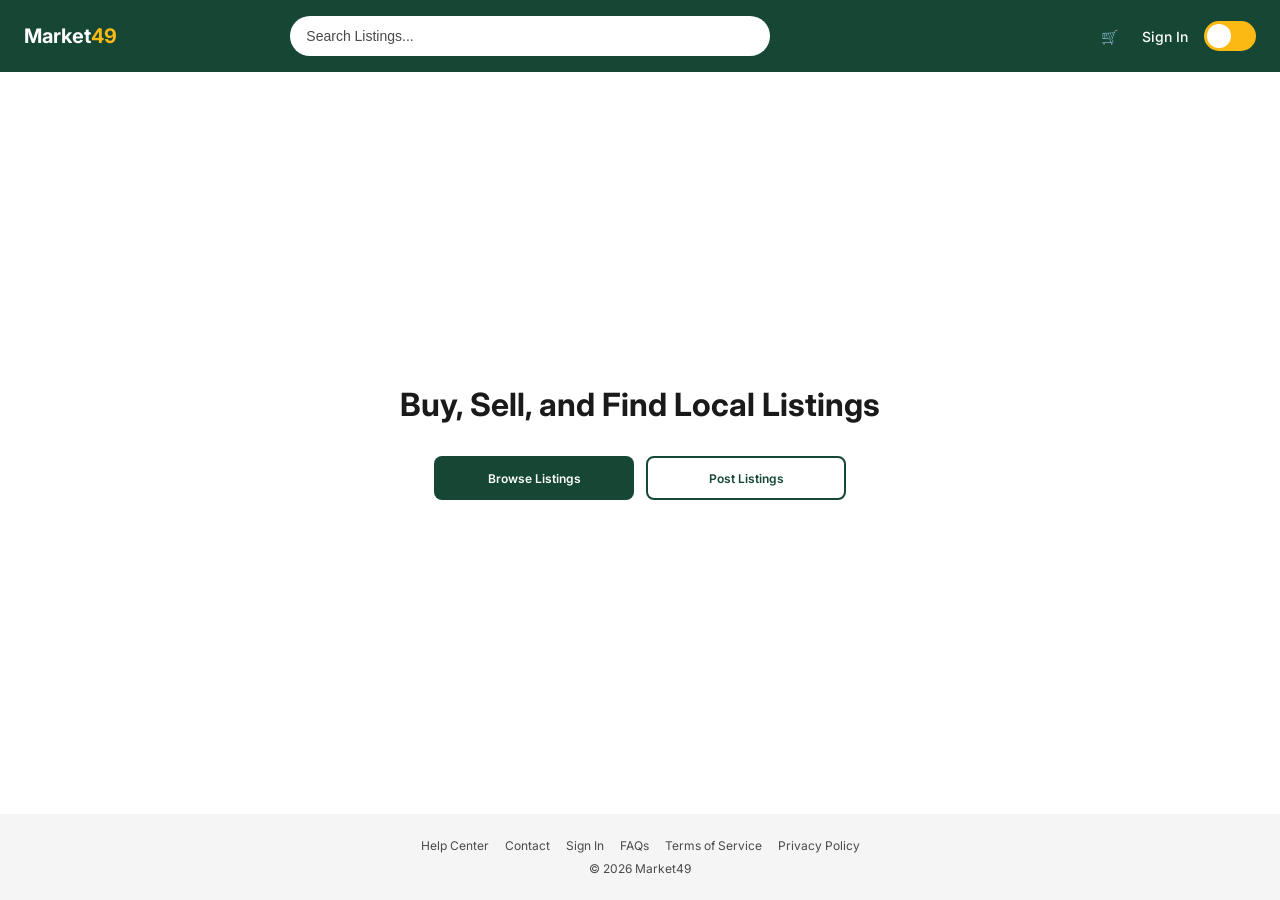
<file: index.html>
<!DOCTYPE html>
<html lang="en">
<head>
  <meta charset="UTF-8" />
  <meta name="viewport" content="width=device-width, initial-scale=1.0" />
  <title>Market49 — Buy, Sell & Find Local Listings</title>
  <link rel="preconnect" href="https://fonts.googleapis.com">
  <link href="https://fonts.googleapis.com/css2?family=Inter:wght@400;500;600;700&display=swap" rel="stylesheet">
  
  <link rel="stylesheet" href="css/styles.css" />
</head>
<body class="page-wrapper">

  <!-- NAVBAR -->
  <nav class="navbar">
    <a href="index.html" class="nav-logo">Market<span>49</span></a>

    <div class="nav-search">
      <input type="text" placeholder="Search Listings..." id="searchInput" aria-label="Search listings" autocomplete="off" />
      <!-- Search suggestions dropdown -->
      <div class="search-suggestions" id="searchSuggestions"></div>
    </div>

    <div class="nav-right">
  <a href="cart.html" class="nav-cart">🛒<span class="cart-badge">0</span></a>
  <a href="signin.html" class="nav-signin" id="navAuthLink">Sign In</a>
</div>

    <button class="toggle-pill" id="darkToggle" type="button" aria-label="Switch to dark mode">
  <span class="knob"></span>
</button>

    <button class="hamburger" id="hamburger" aria-label="Open menu">
      <span></span>
      <span></span>
      <span></span>
    </button>
  </nav>

  <!-- MOBILE MENU -->
<div class="mobile-menu" id="mobileMenu">
  <a href="index.html">🏠 Home</a>
  <a href="listings.html">🔍 Browse Listings</a>
  <a href="post-listings.html">📦 Post a Listing</a>
  <a href="signin.html">👤 Sign In</a>
  <a href="cart.html">🛒 Cart</a>
</div>

  <!-- HERO -->
<main class="hero">
    <h1 class="h1">Buy, Sell, and Find Local Listings</h1>
    
    <div class="hero-btns">
      <a href="listings.html" class="btn btn-primary">Browse Listings</a>
      <a href="post-listings.html" class="btn btn-secondary">Post Listings</a>
    </div>
  </main>

  <!-- FOOTER -->
  <footer class="footer">
    <div class="footer-links">
      <a href="#">Help Center</a>
      <a href="contact.html">Contact</a>
      <a href="#">Sign In</a>
      <a href="#">FAQs</a>
      <a href="#">Terms of Service</a>
      <a href="#">Privacy Policy</a>
    </div>
    <p>© 2026 Market49</p>
  </footer>

  <!-- SPINNER -->
  <div class="spinner-overlay" id="spinnerOverlay">
    <div class="spinner"></div>
  </div>  
  
  <script src="js/script.js"></script>
</body>
</html>
</file>
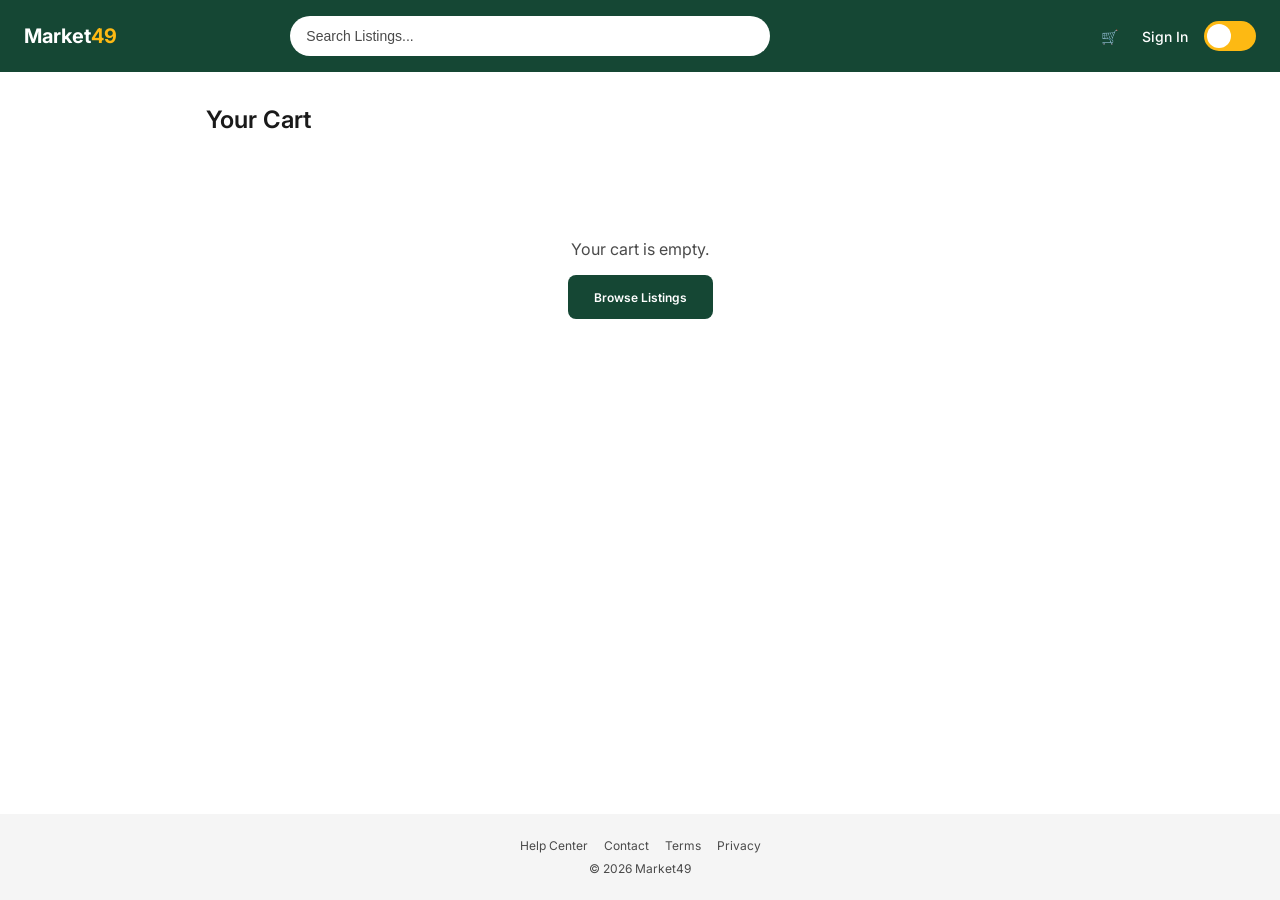
<file: cart.html>
<!DOCTYPE html>
<html lang="en">
<head>
  <meta charset="UTF-8" />
  <meta name="viewport" content="width=device-width, initial-scale=1.0" />
  <title>Your Cart — Market49</title>
  <link rel="preconnect" href="https://fonts.googleapis.com">
  <link href="https://fonts.googleapis.com/css2?family=Inter:wght@400;500;600;700&display=swap" rel="stylesheet">
  <link rel="stylesheet" href="css/styles.css" />
</head>
<body class="page-wrapper">

  <nav class="navbar">
    <a href="index.html" class="nav-logo">Market<span>49</span></a>
    <div class="nav-search">
      <input type="text" placeholder="Search Listings..." id="searchInput" aria-label="Search listings" autocomplete="off" />
      <div class="search-suggestions" id="searchSuggestions"></div>
    </div>
    <div class="nav-right">
  <a href="cart.html" class="nav-cart">🛒<span class="cart-badge">0</span></a>
  <a href="signin.html" class="nav-signin" id="navAuthLink">Sign In</a>
</div>
    <button class="toggle-pill" id="darkToggle" type="button" aria-label="Switch to dark mode">
      <span class="knob"></span>
    </button>
    <button class="hamburger" id="hamburger" aria-label="Open menu">
      <span></span><span></span><span></span>
    </button>
  </nav>

  <div class="mobile-menu" id="mobileMenu">
  <a href="index.html">🏠 Home</a>
  <a href="listings.html">🔍 Browse Listings</a>
  <a href="post-listings.html">📦 Post a Listing</a>
  <a href="signin.html">👤 Sign In</a>
  <a href="cart.html">🛒 Cart</a>
</div>
  <main class="cart-main">
    <h1 class="h2" style="margin-bottom: 1.5rem;">Your Cart</h1>

    <div id="cartList" class="cart-list"></div>

    <div id="cartEmpty" class="cart-empty" style="display:none;">
      <p>Your cart is empty.</p>
      <a href="listings.html" class="btn btn-primary">Browse Listings</a>
    </div>

    <div id="cartSummary" class="cart-summary" style="display:none;">
      <div class="summary-row"><span>Subtotal</span><span id="cartSubtotal">$0.00</span></div>
      <div class="summary-row"><span>Shipping</span><span>Free</span></div>
      <div class="summary-row total"><span>Total</span><span id="cartTotalAmount">$0.00</span></div>
      <a href="checkout.html" class="btn btn-primary btn-full" style="margin-top: 1rem;">Checkout</a>
    </div>
  </main>

  <footer class="footer">
    <div class="footer-links">
      <a href="#">Help Center</a>
      <a href="contact.html">Contact</a>
      <a href="#">Terms</a>
      <a href="#">Privacy</a>
    </div>
    <p>© 2026 Market49</p>
  </footer>

  <div class="spinner-overlay" id="spinnerOverlay">
    <div class="spinner"></div>
  </div>

  <script src="js/script.js"></script>
</body>
</html>
</file>
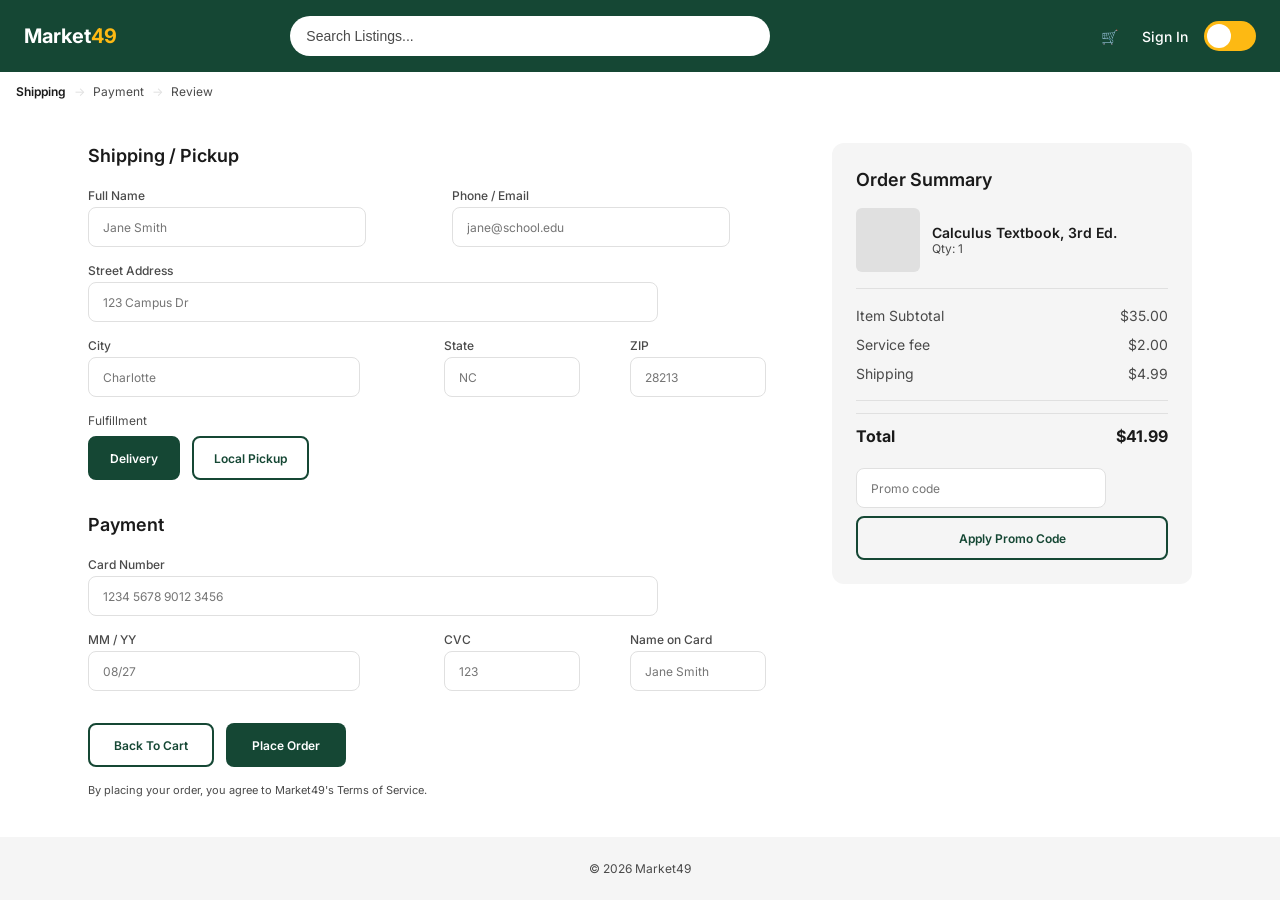
<file: checkout.html>
<!DOCTYPE html>
<html lang="en">
<head>
  <meta charset="UTF-8" />
  <meta name="viewport" content="width=device-width, initial-scale=1.0" />
  <title>Market49 — Checkout</title>
  <link rel="preconnect" href="https://fonts.googleapis.com">
  <link href="https://fonts.googleapis.com/css2?family=Inter:wght@400;500;600;700&display=swap" rel="stylesheet">
  <link rel="stylesheet" href="css/styles.css" />
</head>
<body class="page-wrapper">

  <!-- NAVBAR -->
  <nav class="navbar">
    <a href="index.html" class="nav-logo">Market<span>49</span></a>
    <div class="nav-search">
      <input type="text" placeholder="Search Listings..." id="searchInput" aria-label="Search listings" autocomplete="off" />
      <div class="search-suggestions" id="searchSuggestions"></div>
    </div>
    <div class="nav-right">
  <a href="cart.html" class="nav-cart">🛒<span class="cart-badge">0</span></a>
  <a href="signin.html" class="nav-signin" id="navAuthLink">Sign In</a>
</div>
    <button class="toggle-pill" id="darkToggle" type="button" aria-label="Switch to dark mode">
  <span class="knob"></span>
</button>
    <button class="hamburger" id="hamburger" aria-label="Open menu">
      <span></span>
      <span></span>
      <span></span>
    </button>
  </nav>

  <!-- MOBILE MENU -->
<div class="mobile-menu" id="mobileMenu">
  <a href="index.html">🏠 Home</a>
  <a href="listings.html">🔍 Browse Listings</a>
  <a href="post-listings.html">📦 Post a Listing</a>
  <a href="signin.html">👤 Sign In</a>
  <a href="cart.html">🛒 Cart</a>
</div>

  <!-- BREADCRUMB -->
  <div class="breadcrumb">
    <span class="active">Shipping</span>
    <span class="arrow">→</span>
    <span>Payment</span>
    <span class="arrow">→</span>
    <span>Review</span>
  </div>

  <!-- CHECKOUT -->
  <main style="flex:1;">
    <div class="checkout-layout">

      <!-- LEFT: Form -->
      <form id="checkoutForm" novalidate>

        <section style="margin-bottom:32px;">
          <h2 class="h3" style="margin-bottom:20px;">Shipping / Pickup</h2>
          <div style="display:flex; flex-direction:column; gap:16px;">

            <div class="input-row">
              <div class="input-group">
                <label>Full Name</label>
                <input class="input-field" type="text" placeholder="Jane Smith" required />
                <span class="input-error-msg">This field is required</span>
              </div>
              <div class="input-group">
                <label>Phone / Email</label>
                <input class="input-field" type="text" placeholder="jane@school.edu" required />
                <span class="input-error-msg">This field is required</span>
              </div>
            </div>

            <div class="input-group">
              <label>Street Address</label>
              <input class="input-field" type="text" placeholder="123 Campus Dr" required />
              <span class="input-error-msg">This field is required</span>
            </div>

            <div class="input-row-3">
              <div class="input-group">
                <label>City</label>
                <input class="input-field" type="text" placeholder="Charlotte" required />
                <span class="input-error-msg">Required</span>
              </div>
              <div class="input-group">
                <label>State</label>
                <input class="input-field" type="text" placeholder="NC" required maxlength="2" />
                <span class="input-error-msg">Required</span>
              </div>
              <div class="input-group">
                <label>ZIP</label>
                <input class="input-field" type="text" placeholder="28213" required maxlength="5" />
                <span class="input-error-msg">Required</span>
              </div>
            </div>

            <div>
              <label style="font-size:12px; color:var(--text-muted); display:block; margin-bottom:8px;">Fulfillment</label>
              <div class="delivery-toggle">
                <button type="button" class="delivery-btn active">Delivery</button>
                <button type="button" class="delivery-btn">Local Pickup</button>
              </div>
            </div>

          </div>
        </section>

        <section style="margin-bottom:32px;">
          <h2 class="h3" style="margin-bottom:20px;">Payment</h2>
          <div style="display:flex; flex-direction:column; gap:16px;">

            <div class="input-group">
              <label>Card Number</label>
              <input class="input-field" type="text" placeholder="1234 5678 9012 3456" required maxlength="19" />
              <span class="input-error-msg">This field is required</span>
            </div>

            <div class="input-row-3">
              <div class="input-group">
                <label>MM / YY</label>
                <input class="input-field" type="text" placeholder="08/27" required maxlength="5" />
                <span class="input-error-msg">Required</span>
              </div>
              <div class="input-group">
                <label>CVC</label>
                <input class="input-field" type="text" placeholder="123" required maxlength="3" />
                <span class="input-error-msg">Required</span>
              </div>
              <div class="input-group">
                <label>Name on Card</label>
                <input class="input-field" type="text" placeholder="Jane Smith" required />
                <span class="input-error-msg">Required</span>
              </div>
            </div>

          </div>
        </section>

        <div style="display:flex; gap:12px; flex-wrap:wrap;">
          <a href="listing-detail.html" class="btn btn-secondary">Back To Cart</a>
          <button type="submit" class="btn btn-primary">Place Order</button>
        </div>

        <p style="margin-top:16px; font-size:11px; color:var(--text-muted);">
          By placing your order, you agree to Market49's Terms of Service.
        </p>

      </form>

      <!-- RIGHT: Order Summary -->
      <aside>
        <div class="order-summary-card">
          <h3 class="h3" style="margin-bottom:16px;">Order Summary</h3>
          <div class="summary-item">
            <div class="summary-thumb"></div>
            <div>
              <p style="font-size:14px; font-weight:600;">Calculus Textbook, 3rd Ed.</p>
              <p style="font-size:12px; color:var(--text-muted);">Qty: 1</p>
            </div>
          </div>
          <div class="divider"></div>
          <div class="summary-row"><span>Item Subtotal</span><span>$35.00</span></div>
          <div class="summary-row"><span>Service fee</span><span>$2.00</span></div>
          <div class="summary-row"><span>Shipping</span><span>$4.99</span></div>
          <div class="divider"></div>
          <div class="summary-row total"><span>Total</span><span>$41.99</span></div>
          <div style="margin-top:16px;">
            <input class="input-field" type="text" placeholder="Promo code" style="margin-bottom:8px;" />
            <button class="btn btn-secondary btn-full">Apply Promo Code</button>
          </div>
        </div>
      </aside>

    </div>
  </main>

  <!-- FOOTER -->
  <footer class="footer">
    <p>© 2026 Market49</p>
  </footer>

  <!-- SPINNER -->
  <div class="spinner-overlay" id="spinnerOverlay">
    <div class="spinner"></div>
  </div>

  <script src="js/script.js"></script>
</body>
</html>
</file>
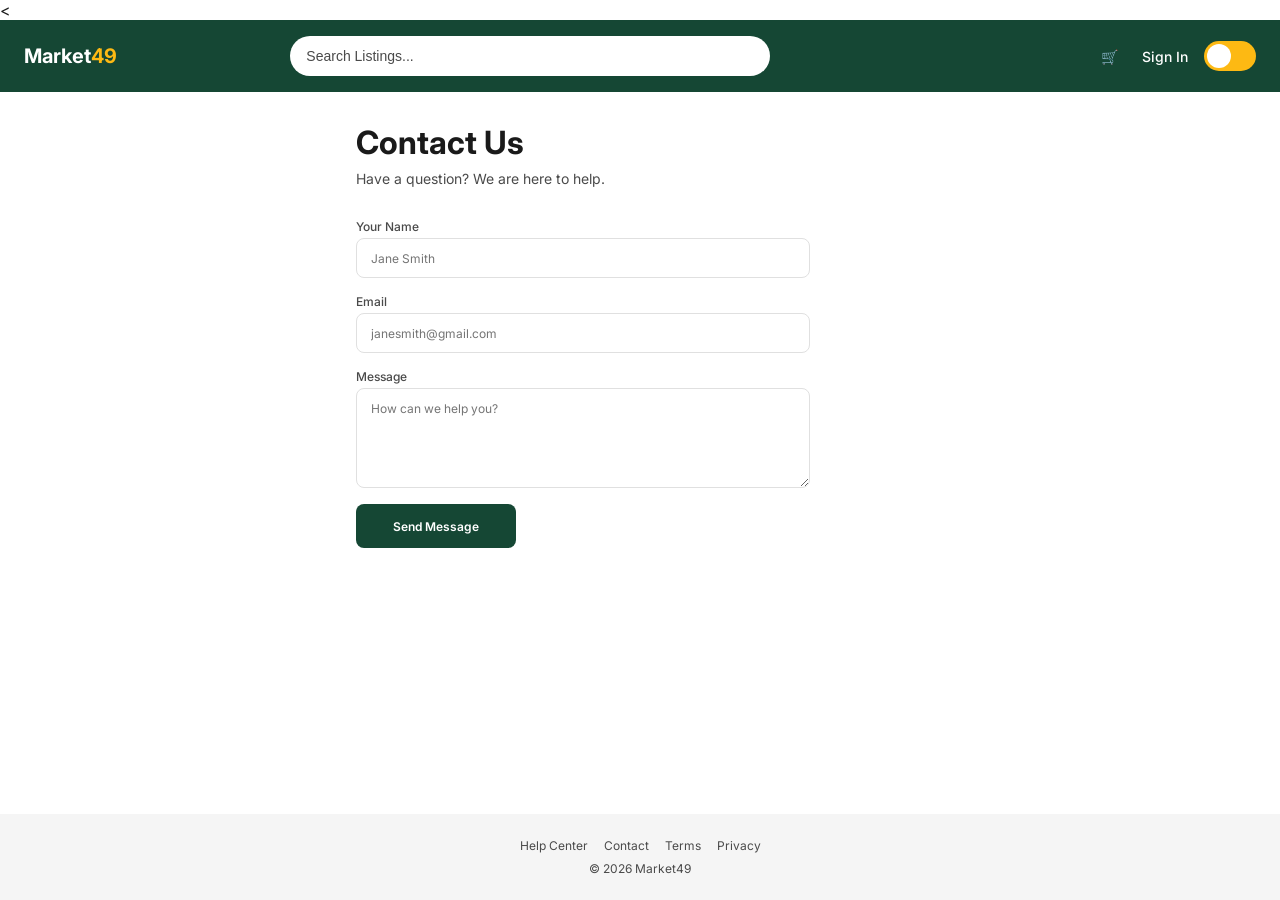
<file: contact.html>
<<!DOCTYPE html>
<html lang="en">
<head>
  <meta charset="UTF-8" />
  <meta name="viewport" content="width=device-width, initial-scale=1.0" />
  <title>Market49 — Contact</title>
  <link rel="preconnect" href="https://fonts.googleapis.com">
  <link href="https://fonts.googleapis.com/css2?family=Inter:wght@400;500;600;700&display=swap" rel="stylesheet">
  <link rel="stylesheet" href="css/styles.css" />
</head>
<body class="page-wrapper">

  <!-- NAVBAR -->
  <nav class="navbar">
    <a href="index.html" class="nav-logo">Market<span>49</span></a>
    <div class="nav-search">
      <input type="text" placeholder="Search Listings..." id="searchInput" aria-label="Search listings" autocomplete="off" />
      <div class="search-suggestions" id="searchSuggestions"></div>
    </div>
    <div class="nav-right">
  <a href="cart.html" class="nav-cart">🛒<span class="cart-badge">0</span></a>
  <a href="signin.html" class="nav-signin" id="navAuthLink">Sign In</a>
</div>
    <button class="toggle-pill" id="darkToggle" type="button" aria-label="Switch to dark mode">
  <span class="knob"></span>
</button>
    <button class="hamburger" id="hamburger" aria-label="Open menu">
      <span></span>
      <span></span>
      <span></span>
    </button>
  </nav>

  <!-- MOBILE MENU -->
<div class="mobile-menu" id="mobileMenu">
  <a href="index.html">🏠 Home</a>
  <a href="listings.html">🔍 Browse Listings</a>
  <a href="post-listings.html">📦 Post a Listing</a>
  <a href="signin.html">👤 Sign In</a>
  <a href="cart.html">🛒 Cart</a>
</div>
  <!-- CONTACT -->
  <main class="contact-main">
    <h1 class="h1" style="margin-bottom:8px;">Contact Us</h1>
    <p class="body-regular" style="color:var(--text-muted); margin-bottom:32px;">
      Have a question? We are here to help.
    </p>

    <form id="contactForm" novalidate style="display:flex; flex-direction:column; gap:16px;">

      <div class="input-group">
        <label for="nameInput">Your Name</label>
        <input class="input-field" id="nameInput" name="name" type="text" placeholder="Jane Smith" required />
        <span class="input-error-msg" id="nameError">This field is required</span>
      </div>

      <div class="input-group">
        <label for="emailInput">Email</label>
        <input class="input-field" id="emailInput" name="email" type="email" placeholder="janesmith@gmail.com" required />
        <span class="input-error-msg" id="emailError">This field is required</span>
      </div>

      <div class="input-group">
        <label for="messageInput">Message</label>
        <textarea class="input-field" id="messageInput" name="message" placeholder="How can we help you?" required></textarea>
        <span class="input-error-msg" id="messageError">This field is required</span>
      </div>

      <button type="submit" class="btn btn-primary" style="align-self:flex-start; min-width:160px;">
        Send Message
      </button>

      <!-- Success message — hidden until form submits -->
      <div id="contactSuccess" style="display:none; padding:12px 16px; background:var(--success); color:#fff; border-radius:var(--radius-sm); font-size:14px;">
        ✓ Message sent successfully!
      </div>

    </form>
  </main>

  <!-- FOOTER -->
  <footer class="footer">
    <div class="footer-links">
      <a href="#">Help Center</a>
      <a href="contact.html">Contact</a>
      <a href="#">Terms</a>
      <a href="#">Privacy</a>
    </div>
    <p>© 2026 Market49</p>
  </footer>

  <script src="js/script.js"></script>
  <script>
    // validation rules — each returns an error message string, or '' if the value is valid
    const validators = {
      name: (val) => {
        if (!val.trim()) return 'Please enter your name';
        if (val.trim().length < 2) return 'Name must be at least 2 characters';
        return '';
      },
      email: (val) => {
        if (!val.trim()) return 'Please enter your email';
        const emailPattern = /^[^\s@]+@[^\s@]+\.[^\s@]+$/;
        if (!emailPattern.test(val.trim())) return 'Enter a valid email like jane@school.edu';
        return '';
      },
      message: (val) => {
        if (!val.trim()) return 'Please enter a message';
        if (val.trim().length < 10) return 'Tell us a bit more — at least 10 characters';
        return '';
      }
    };

    // validate one field, update its UI inline, return true if valid
    function validateField(field) {
      const rule = validators[field.name];
      if (!rule) return true;

      const errorMsg = rule(field.value);
      const errorSpan = document.getElementById(field.name + 'Error');

      field.classList.remove('error', 'success');

      if (errorMsg) {
        field.classList.add('error');
        errorSpan.textContent = errorMsg;
        return false;
      } else {
        field.classList.add('success');
        return true;
      }
    }

    const form = document.getElementById('contactForm');
    const fields = form.querySelectorAll('[name]');

    // on blur — validate when user tabs out of a field
    fields.forEach(field => {
      field.addEventListener('blur', () => validateField(field));

      // on input — if the field is currently flagged as error, re-check as they type
      // so they see the error clear the moment their input becomes valid
      field.addEventListener('input', () => {
        if (field.classList.contains('error')) {
          validateField(field);
        }
      });
    });

    // on submit — validate everything, block if any fail, focus the first bad field
    form.addEventListener('submit', (e) => {
      e.preventDefault();

      let firstInvalid = null;
      fields.forEach(field => {
        const ok = validateField(field);
        if (!ok && !firstInvalid) firstInvalid = field;
      });

      if (firstInvalid) {
        firstInvalid.focus();
        return;
      }

      // all valid — send
      const btn = form.querySelector('.btn-primary');
      btn.textContent = 'Sending...';
      btn.disabled = true;

      setTimeout(() => {
        btn.textContent = 'Send Message';
        btn.disabled = false;
        document.getElementById('contactSuccess').style.display = 'block';
        form.reset();
        fields.forEach(f => f.classList.remove('success', 'error'));
      }, 1200);
    });
  </script>
</body>
</html>
</file>
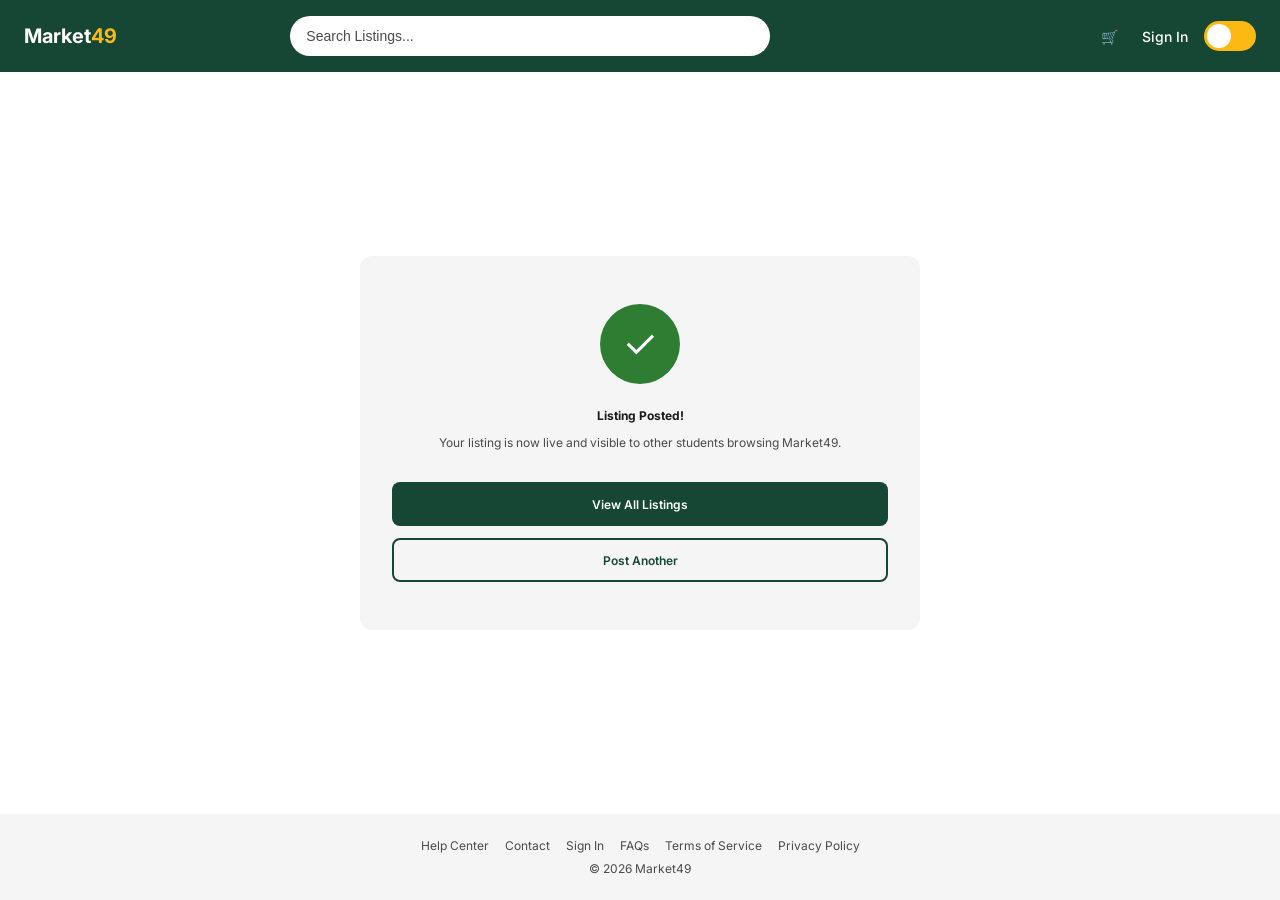
<file: listing-posted.html>
<!DOCTYPE html>
<html lang="en">
<head>
  <meta charset="UTF-8" />
  <meta name="viewport" content="width=device-width, initial-scale=1.0" />
  <title>Listing Posted — Market49</title>
  <link rel="preconnect" href="https://fonts.googleapis.com">
  <link href="https://fonts.googleapis.com/css2?family=Inter:wght@400;500;600;700&display=swap" rel="stylesheet">
  <link rel="stylesheet" href="css/styles.css" />
</head>
<body class="page-wrapper">

  <!-- NAVBAR -->
  <nav class="navbar">
    <a href="index.html" class="nav-logo">Market<span>49</span></a>
    <div class="nav-search">
      <input type="text" placeholder="Search Listings..." id="searchInput" aria-label="Search listings" autocomplete="off" />
      <div class="search-suggestions" id="searchSuggestions"></div>
    </div>
    <div class="nav-right">
  <a href="cart.html" class="nav-cart">🛒<span class="cart-badge">0</span></a>
  <a href="signin.html" class="nav-signin" id="navAuthLink">Sign In</a>
</div>
    <button class="toggle-pill" id="darkToggle" type="button" aria-label="Switch to dark mode">
      <span class="knob"></span>
    </button>
    <button class="hamburger" id="hamburger" aria-label="Open menu">
      <span></span><span></span><span></span>
    </button>
  </nav>

  <div class="mobile-menu" id="mobileMenu">
  <a href="index.html">🏠 Home</a>
  <a href="listings.html">🔍 Browse Listings</a>
  <a href="post-listings.html">📦 Post a Listing</a>
  <a href="signin.html">👤 Sign In</a>
  <a href="cart.html">🛒 Cart</a>
</div>
  <main class="hero">
    <div class="confirm-card">
      <div class="checkmark-circle">✓</div>
      <h1 class="h2 confirm-title">Listing Posted!</h1>
      <p class="body-regular confirm-sub">
        Your listing is now live and visible to other students browsing Market49.
      </p>

      <div id="postedSummary" class="posted-summary"></div>

      <div class="confirm-actions">
        <a href="listings.html" class="btn btn-primary">View All Listings</a>
        <a href="post-listing.html" class="btn btn-secondary">Post Another</a>
      </div>
    </div>
  </main>

  <footer class="footer">
    <div class="footer-links">
      <a href="#">Help Center</a>
      <a href="contact.html">Contact</a>
      <a href="#">Sign In</a>
      <a href="#">FAQs</a>
      <a href="#">Terms of Service</a>
      <a href="#">Privacy Policy</a>
    </div>
    <p>© 2026 Market49</p>
  </footer>

  <div class="spinner-overlay" id="spinnerOverlay">
    <div class="spinner"></div>
  </div>

  <script src="js/script.js"></script>
</body>
</html>
</file>
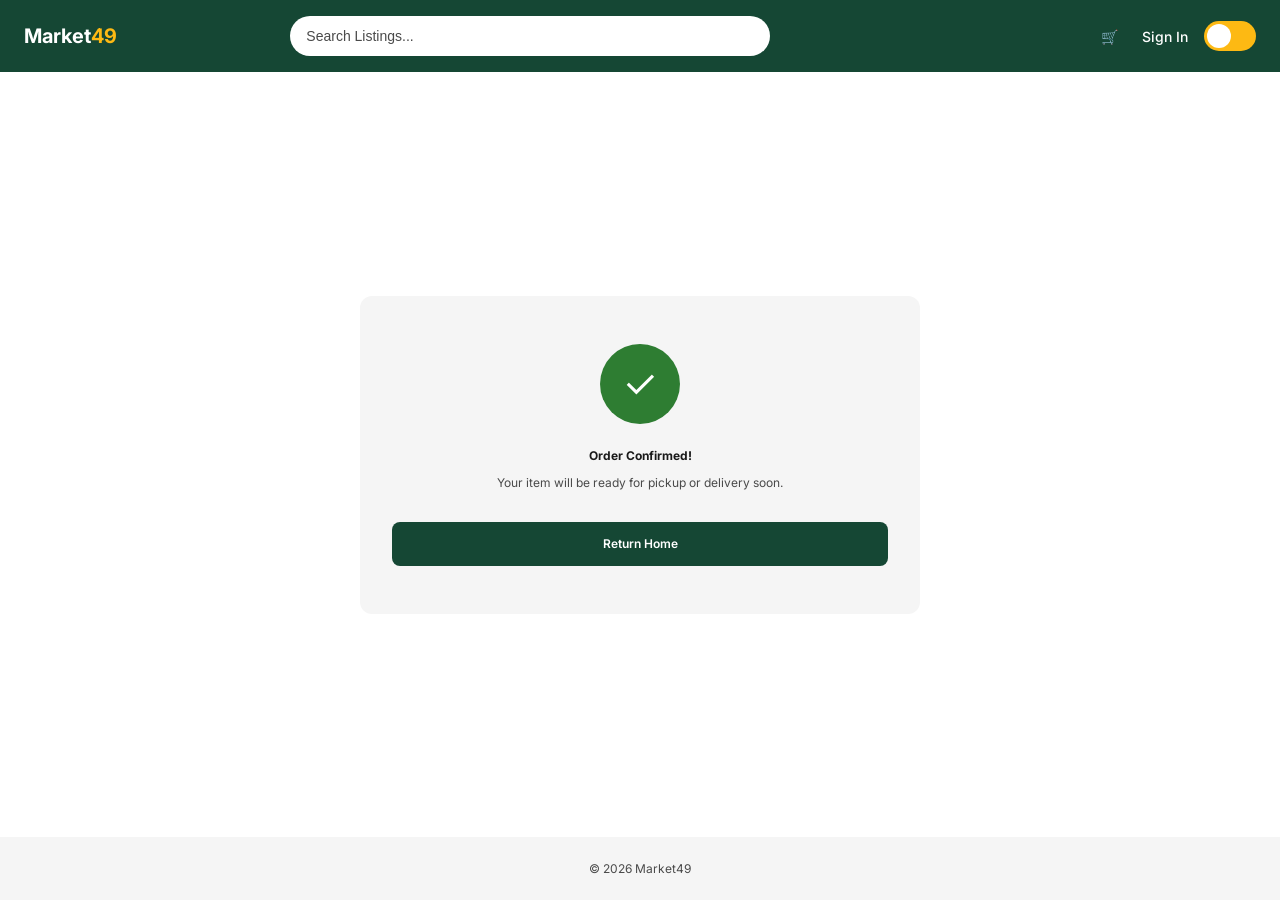
<file: order-confirmed.html>
<!DOCTYPE html>
<html lang="en">
<head>
  <meta charset="UTF-8" />
  <meta name="viewport" content="width=device-width, initial-scale=1.0" />
  <title>Market49 — Order Confirmed</title>
  <link rel="preconnect" href="https://fonts.googleapis.com">
  <link href="https://fonts.googleapis.com/css2?family=Inter:wght@400;500;600;700&display=swap" rel="stylesheet">
  <link rel="stylesheet" href="css/styles.css" />
</head>
<body class="page-wrapper">

  <!-- NAVBAR -->
  <nav class="navbar">
    <a href="index.html" class="nav-logo">Market<span>49</span></a>
    <div class="nav-search">
      <input type="text" placeholder="Search Listings..." id="searchInput" aria-label="Search listings" autocomplete="off" />
      <div class="search-suggestions" id="searchSuggestions"></div>
    </div>
    <div class="nav-right">
  <a href="cart.html" class="nav-cart">🛒<span class="cart-badge">0</span></a>
  <a href="signin.html" class="nav-signin" id="navAuthLink">Sign In</a>
</div>
   <button class="toggle-pill" id="darkToggle" type="button" aria-label="Switch to dark mode">
  <span class="knob"></span>
</button>
    <button class="hamburger" id="hamburger" aria-label="Open menu">
      <span></span>
      <span></span>
      <span></span>
    </button>
  </nav>

  <!-- MOBILE MENU -->
 <div class="mobile-menu" id="mobileMenu">
  <a href="index.html">🏠 Home</a>
  <a href="listings.html">🔍 Browse Listings</a>
  <a href="post-listings.html">📦 Post a Listing</a>
  <a href="signin.html">👤 Sign In</a>
  <a href="cart.html">🛒 Cart</a>
</div>

  <!-- ORDER CONFIRMED -->
  <main style="flex:1; display:flex; align-items:center; justify-content:center; padding:40px 16px;">
    <div class="confirm-card">
      <div class="checkmark-circle">✓</div>
      <h1 class="confirm-title">Order Confirmed!</h1>
      <p class="confirm-sub">Your item will be ready for pickup or delivery soon.</p>
      <div class="confirm-actions">
        
        <a href="index.html" class="btn btn-primary">Return Home</a>
      </div>
    </div>
  </main>

  <!-- FOOTER -->
  <footer class="footer">
    <p>© 2026 Market49</p>
  </footer>

  <script src="js/script.js"></script>
</body>
</html>
</file>
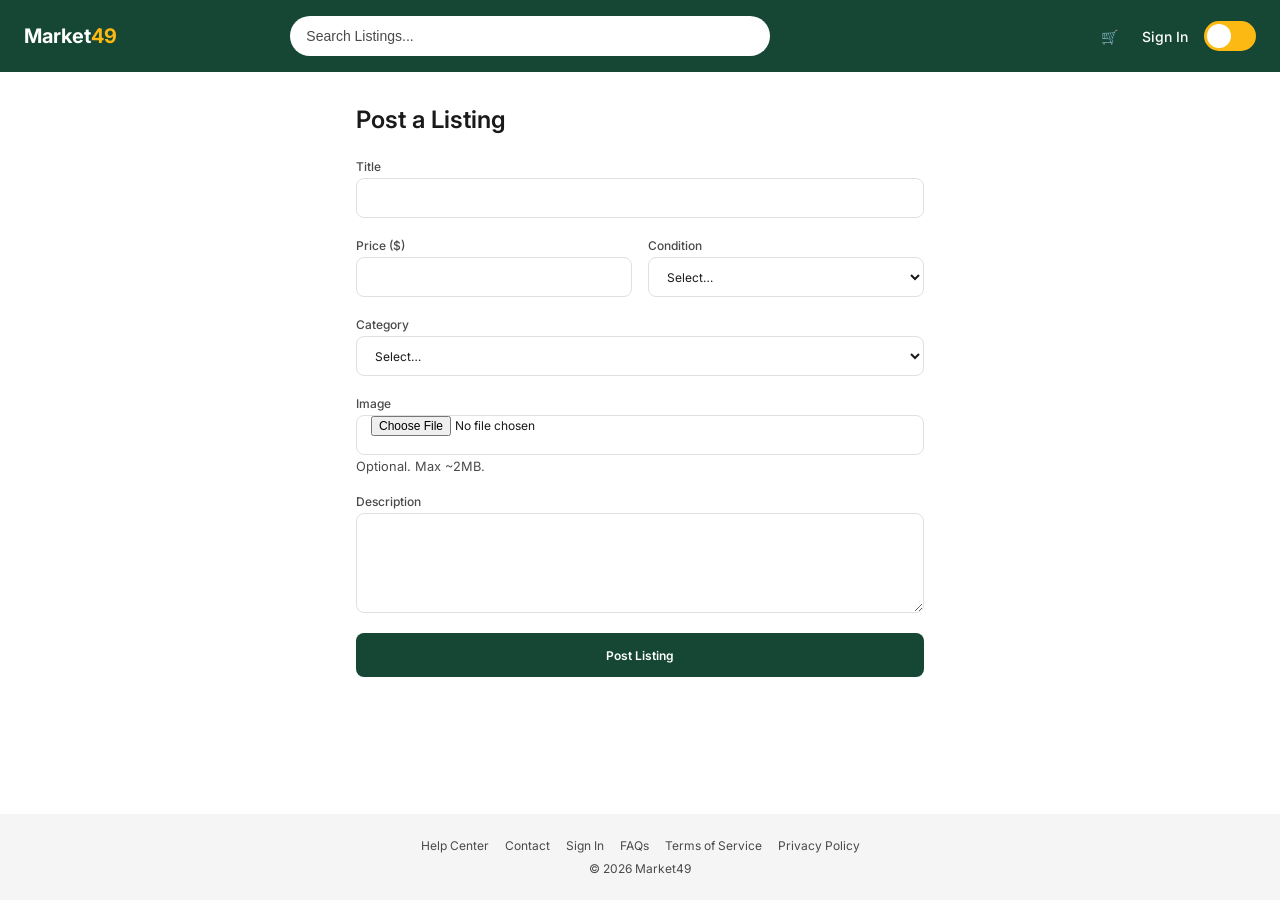
<file: post-listings.html>
<!DOCTYPE html>
<html lang="en">
<head>
  <meta charset="UTF-8" />
  <meta name="viewport" content="width=device-width, initial-scale=1.0" />
  <title>Post a Listing — Market49</title>
  <link rel="preconnect" href="https://fonts.googleapis.com">
  <link href="https://fonts.googleapis.com/css2?family=Inter:wght@400;500;600;700&display=swap" rel="stylesheet">
  <link rel="stylesheet" href="css/styles.css" />
</head>
<body class="page-wrapper">

  <!-- NAVBAR (same as index) -->
  <nav class="navbar">
    <a href="index.html" class="nav-logo">Market<span>49</span></a>
    <div class="nav-search">
      <input type="text" placeholder="Search Listings..." id="searchInput" aria-label="Search listings" autocomplete="off" />
      <div class="search-suggestions" id="searchSuggestions"></div>
    </div>
    <div class="nav-right">
  <a href="cart.html" class="nav-cart">🛒<span class="cart-badge">0</span></a>
  <a href="signin.html" class="nav-signin" id="navAuthLink">Sign In</a>
</div>
    <button class="toggle-pill" id="darkToggle" type="button" aria-label="Switch to dark mode">
      <span class="knob"></span>
    </button>
    <button class="hamburger" id="hamburger" aria-label="Open menu">
      <span></span><span></span><span></span>
    </button>
  </nav>

 <div class="mobile-menu" id="mobileMenu">
  <a href="index.html">🏠 Home</a>
  <a href="listings.html">🔍 Browse Listings</a>
  <a href="post-listings.html">📦 Post a Listing</a>
  <a href="signin.html">👤 Sign In</a>
  <a href="cart.html">🛒 Cart</a>
</div>

  <main class="post-main">
    <h1 class="h2" style="margin-bottom: 1.5rem;">Post a Listing</h1>

    <form id="postForm" class="post-form" novalidate>

      <div class="input-group">
        <label for="postTitle">Title</label>
        <input type="text" id="postTitle" class="input-field" required maxlength="80" />
        <span class="input-error-msg">Please enter a title.</span>
      </div>

      <div class="input-row">
        <div class="input-group">
          <label for="postPrice">Price ($)</label>
          <input type="number" id="postPrice" class="input-field" required min="0" step="0.01" />
          <span class="input-error-msg">Enter a valid price.</span>
        </div>

        <div class="input-group">
          <label for="postCondition">Condition</label>
          <select id="postCondition" class="input-field" required>
            <option value="">Select…</option>
            <option value="New">New</option>
            <option value="Like New">Like New</option>
            <option value="Good">Good</option>
            <option value="Fair">Fair</option>
            <option value="For Parts">For Parts</option>
          </select>
          <span class="input-error-msg">Pick a condition.</span>
        </div>
      </div>

      <div class="input-group">
        <label for="postCategory">Category</label>
        <select id="postCategory" class="input-field" required>
          <option value="">Select…</option>
          <option value="textbooks">Textbooks</option>
          <option value="furniture">Furniture</option>
          <option value="electronics">Electronics</option>
          <option value="housing">Housing</option>
          <option value="tickets">Tickets</option>
          <option value="other">Other</option>
        </select>
        <span class="input-error-msg">Pick a category.</span>
      </div>

      <div class="input-group">
        <label for="postImage">Image</label>
        <input type="file" id="postImage" class="input-field" accept="image/*" />
        <span class="body-small" style="color: var(--text-muted);">Optional. Max ~2MB.</span>
        <span class="input-error-msg" id="imageError">Image is too large or invalid.</span>
      </div>

      <div class="input-group">
        <label for="postDesc">Description</label>
        <textarea id="postDesc" class="input-field" required maxlength="500" rows="5"></textarea>
        <span class="input-error-msg">Please add a description.</span>
      </div>

      <div id="postSuccess" class="post-success" hidden>
        ✅ Listing posted! It's now visible on the listings page.
      </div>

      <button type="submit" class="btn btn-primary btn-full">Post Listing</button>
    </form>
  </main>

  <footer class="footer">
    <div class="footer-links">
      <a href="#">Help Center</a>
      <a href="contact.html">Contact</a>
      <a href="#">Sign In</a>
      <a href="#">FAQs</a>
      <a href="#">Terms of Service</a>
      <a href="#">Privacy Policy</a>
    </div>
    <p>© 2026 Market49</p>
  </footer>

  <div class="spinner-overlay" id="spinnerOverlay">
    <div class="spinner"></div>
  </div>

  <script src="js/script.js"></script>
</body>
</html>
</file>
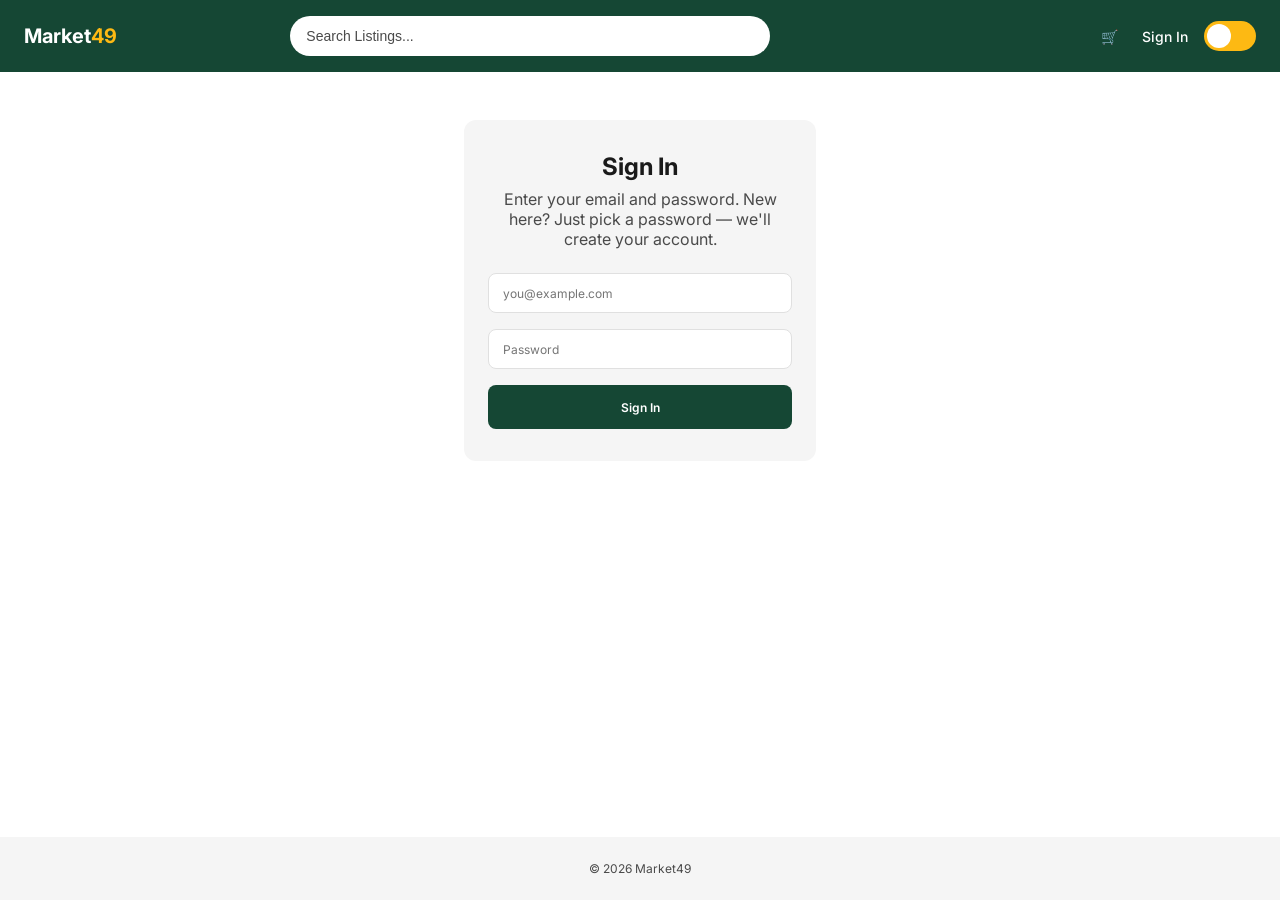
<file: signin.html>
<!DOCTYPE html>
<html lang="en">
<head>
  <meta charset="UTF-8" />
  <meta name="viewport" content="width=device-width, initial-scale=1.0" />
  <title>Sign In — Market49</title>
  <link rel="preconnect" href="https://fonts.googleapis.com">
  <link href="https://fonts.googleapis.com/css2?family=Inter:wght@400;500;600;700&display=swap" rel="stylesheet">
  <link rel="stylesheet" href="css/styles.css" />
</head>
<body class="page-wrapper">

  <nav class="navbar">
    <a href="index.html" class="nav-logo">Market<span>49</span></a>
    <div class="nav-search">
      <input type="text" placeholder="Search Listings..." id="searchInput" aria-label="Search listings" autocomplete="off" />
      <div class="search-suggestions" id="searchSuggestions"></div>
    </div>
    <div class="nav-right">
  <a href="cart.html" class="nav-cart">🛒<span class="cart-badge">0</span></a>
  <a href="signin.html" class="nav-signin" id="navAuthLink">Sign In</a>
</div>
    <button class="toggle-pill" id="darkToggle" type="button" aria-label="Switch to dark mode"><span class="knob"></span></button>
    <button class="hamburger" id="hamburger" aria-label="Open menu"><span></span><span></span><span></span></button>
  </nav>

  <div class="mobile-menu" id="mobileMenu">
  <a href="index.html">🏠 Home</a>
  <a href="listings.html">🔍 Browse Listings</a>
  <a href="post-listings.html">📦 Post a Listing</a>
  <a href="signin.html">👤 Sign In</a>
  <a href="cart.html">🛒 Cart</a>
</div>

  <main class="auth-main">
    <div class="auth-card">
      <h1>Sign In</h1>
      <p>Enter your email and password. New here? Just pick a password — we'll create your account.</p>
      <form id="signinForm" class="auth-form" novalidate>
  <div class="input-group">
    <input type="email" id="signinEmail" class="input-field" placeholder="you@example.com" required autocomplete="email" />
    <span class="input-error-msg" id="emailErr">Enter a valid email.</span>
  </div>
  <div class="input-group">
    <input type="password" id="signinPassword" class="input-field" placeholder="Password" required autocomplete="current-password" minlength="6" />
    <span class="input-error-msg" id="passwordErr">Password must be at least 6 characters.</span>
  </div>
  <button type="submit" class="btn btn-primary btn-full">Sign In</button>
</form>
    </div>
  </main>

  <footer class="footer">
    <p>© 2026 Market49</p>
  </footer>

  <div class="spinner-overlay" id="spinnerOverlay"><div class="spinner"></div></div>
  <script src="js/script.js"></script>
</body>
</html>
</file>
<file: css/styles.css>
/* --- CSS Variables --- */
:root {
  --green:        #154734;
  --gold:         #FDB913;
  --white:        #FFFFFF;
  --surface:      #F5F5F5;
  --border:       #E0E0E0;
  --text-primary: #1A1A1A;
  --text-muted:   #4A4A4A;
  --on-green:     #FFFFFF;
  --error:        #D32F2F;
  --success:      #2E7D32;
  --radius-sm:    8px;
  --radius-md:    12px;
  --radius-lg:    20px;
  --nav-h:        72px;
}

html {
  font-size: 100%;
}

/* Dark mode */
body.dark {
  --white:        #121212;
  --surface:      #1E1E1E;
  --border:       rgba(255,255,255,0.12);
  --text-primary: #FFFFFF;
  --text-muted:   #C7C7C7;
  --green:        #1a5c3a;
}

/* Reset */
*, *::before, *::after { box-sizing: border-box; margin: 0; padding: 0; }

/* Base */
body {
  font-family: 'Inter', sans-serif;
  background: var(--white);
  color: var(--text-primary);
  min-height: 100vh;
  transition: background 0.35s ease, color 0.35s ease;
  animation: fadeIn 0.4s ease;        /* Animation 1 — page fade in */
}


/* global focus */
a:focus-visible,
button:focus-visible,
input:focus-visible,
textarea:focus-visible,
select:focus-visible {
  outline: 3px solid var(--gold);
  outline-offset: 3px;
}

@keyframes fadeIn {
  from { opacity: 0; transform: translateY(8px); }
  to   { opacity: 1; transform: translateY(0); }
}

a { text-decoration: none; color: inherit; }
img { display: block; max-width: 100%; height: auto;}
button { cursor: pointer; font-family: inherit; border: none; }

/* Typography */
.h1 { font-size: 2rem; font-weight: 700; line-height: 1.2; }
.h2 { font-size: 1.5rem; font-weight: 600; line-height: 1.3; }
.h3 { font-size: 1.125rem; font-weight: 600; line-height: 1.4; }
.body-regular { font-size: 0.875rem; font-weight: 400; }
.body-small   { font-size: 0.8rem; font-weight: 400; }
.label-btn    { font-size: 0.875rem; font-weight: 600; }
.label-nav    { font-size: 0.875rem; font-weight: 500; }
/*
   NAVBAR
 */
.navbar {
  position: sticky;
  top: 0;
  z-index: 100;
  width: 100%;
  height: var(--nav-h);
  background: #154734;
  display: flex;
  align-items: center;
  padding: 0 24px;
  gap: 16px;
}

.nav-logo {
  font-size: 1.25rem;
  font-weight: 700;
  color: var(--on-green);
  white-space: nowrap;
  flex-shrink: 0;
}
.nav-logo span { color: var(--gold); }

/* Search */
.nav-search {
  flex: 1;
  max-width: 480px;
  margin: 0 auto;
  position: relative;
}
.nav-search input {
  width: 100%;
  height: 40px;
  border-radius: var(--radius-lg);
  border: none;
  padding: 0 16px;
  font-size: 0.875rem;
  background: var(--white);
  color: var(--text-primary);
  outline: none;
  transition: box-shadow 0.2s;        /* Animation 2 — input focus glow */
}


body.dark .nav-search input {
  background: #1E1E1E;
  color: #F5F5F5;
}


.nav-search input:focus {
  box-shadow: 0 0 0 4px rgba(253,185,19,0.8);
}
.nav-search input::placeholder { color: var(--text-muted); }

/* Search suggestions dropdown */
.search-suggestions {
  position: absolute;
  top: calc(100% + 6px);
  left: 0;
  width: 100%;
  background: var(--white);
  border-radius: var(--radius-sm);
  box-shadow: 0 4px 16px rgba(0,0,0,0.15);
  z-index: 200;
  overflow: hidden;
  display: none;
}
.search-suggestions.visible { display: block; }

.suggestion-item {
  padding: 12px 16px;
  font-size: 0.875rem;
  color: var(--text-primary);
  cursor: pointer;
  transition: background 0.15s;
  border-bottom: 1px solid var(--border);
}
.suggestion-item:last-child { border-bottom: none; }
.suggestion-item:hover { background: var(--surface); }

.suggestion-empty {
  padding: 12px 16px;
  font-size:  0.875rem;
  color: var(--text-muted);
  text-align: center;
}

/* Desktop nav links */
.nav-right {
  display: none;
  align-items: center;
  gap: 24px;
  margin-left: auto;
  flex-shrink: 0;
}
.nav-cart   { font-size:  0.875rem; color: var(--on-green); cursor: pointer; }
.nav-signin { color: var(--on-green); font-size:  0.875rem; font-weight: 500; }
.nav-signin:hover { opacity: 0.8; }

/* Dark mode toggle */
.toggle-pill {
  width: 52px;
  height: 30px;
  border-radius: 15px;
  background: var(--gold);
  position: relative;
  cursor: pointer;
  transition: background 0.3s;
  flex-shrink: 0;
}
.toggle-pill .knob {
  width: 24px;
  height: 24px;
  border-radius: 50%;
  background: #fff;
  position: absolute;
  top: 3px;
  left: 3px;
  transition: transform 0.3s;
}
body.dark .toggle-pill .knob { transform: translateX(22px); }
body.dark .toggle-pill { background: #555; }

/* Hamburger */
.hamburger {
  display: flex;
  flex-direction: column;
  justify-content: space-between;
  width: 28px;
  height: 20px;
  background: none;
  border: none;
  cursor: pointer;
  margin-left: auto;
  flex-shrink: 0;
}
.hamburger span {
  display: block;
  height: 2px;
  background: #fff;
  border-radius: 2px;
  transition: all 0.3s ease;
}
.hamburger.open span:nth-child(1) { transform: translateY(9px) rotate(45deg); }
.hamburger.open span:nth-child(2) { opacity: 0; }
.hamburger.open span:nth-child(3) { transform: translateY(-9px) rotate(-45deg); }

/* Mobile menu */
.mobile-menu {
  display: none;
  position: fixed;
  top: var(--nav-h);
  left: 0;
  width: 280px;
  height: calc(100vh - var(--nav-h));
  background: #154734;
  z-index: 99;
  flex-direction: column;
  padding: 16px 0;
  transform: translateX(-100%);
  transition: transform 0.3s ease;
}
.mobile-menu.open { display: flex; transform: translateX(0); }
.mobile-menu a {
  color: #fff;
  font-size: 18px;
  font-weight: 600;
  padding: 16px 24px;
  min-height: 56px;
  display: flex;
  align-items: center;
  border-bottom: 1px solid rgba(255,255,255,0.1);
  transition: background 0.2s;
}
.mobile-menu a:hover  { background: rgba(255,255,255,0.08); }
.mobile-menu a.active { background: rgba(255,255,255,0.15); border-left: 4px solid var(--gold); }

@media (min-width: 768px) {
  .hamburger { display: none; }
  .nav-right  { display: flex; }
}

/*
   BUTTONS
*/
.btn {
  display: inline-flex;
  align-items: center;
  justify-content: center;
  padding: 12px 24px;
  border-radius: var(--radius-sm);
  font-size: 12px;
  font-weight: 600;
  transition: opacity 0.2s, transform 0.15s, box-shadow 0.2s;
  cursor: pointer;
  min-height: 44px;
}
.btn:hover  { transform: translateY(-1px); box-shadow: 0 4px 12px rgba(0,0,0,0.15); }
.btn:active { transform: scale(0.97); }

.btn-primary  { background: #154734; color: #fff; border: 2px solid transparent; }
.btn-primary:hover { opacity: 0.88; }
.btn-secondary { background: transparent; color: #154734; border: 2px solid #154734; }
body.dark .btn-secondary { color: var(--gold); border-color: var(--gold); }
.btn-secondary:hover { background: rgba(21,71,52,0.06); }
.btn-full { width: 100%; }

/*
   CARDS
*/
.card {
  background: var(--surface);
  border-radius: var(--radius-md);
  overflow: hidden;
  box-shadow: 0 2px 8px rgba(0,0,0,0.10);
  transition: transform 0.2s, box-shadow 0.2s;
  cursor: pointer;
  display: block;
}
.card:hover {
  transform: translateY(-8px);
  box-shadow: 0 8px 24px rgba(0,0,0,0.2);
}
body.dark .card { border: 1px solid #2A2A2A; }

.card-img {
  width: 100%;
  aspect-ratio: 3/2;
  background: var(--border);
  display: flex;
  align-items: center;
  justify-content: center;
  color: var(--text-muted);
  overflow: hidden;
}
.card-img img { width: 100%; height: 100%; object-fit: cover; }
.card-body  { padding: 12px 16px 14px; }
.card-name  { font-size: 12px; font-weight: 600; color: var(--text-primary); margin-bottom: 2px; }
.card-price { font-size: 11px; color: #154734; font-weight: 500; }
.card-footer {
  display: flex;
  align-items: center;
  justify-content: space-between;
  padding: 0 16px 14px;
}
.card-actions { display: flex; gap: 10px; }
.card-actions button {
  background: none;
  border: none;
  font-size: 18px;
  cursor: pointer;
  padding: 4px;
  color: var(--text-muted);
  transition: color 0.2s, transform 0.15s;
  min-height: 44px;
  min-width: 44px;
}
.card-actions .like-btn:hover   { color: #e53935; transform: scale(1.2); }
.card-actions .delete-btn:hover { color: var(--error); }

/*
   LISTINGS GRID
*/
.listings-grid {
  display: grid;
  grid-template-columns: repeat(2, 1fr);
  gap: 16px;
  padding: 16px;
  max-width: 100%;
  overflow-x: hidden;
}
@media (min-width: 540px)  { .listings-grid { grid-template-columns: repeat(2, 1fr); } }
@media (min-width: 900px)  { .listings-grid { grid-template-columns: repeat(3, 1fr); } }
@media (min-width: 1200px) { .listings-grid { grid-template-columns: repeat(4, 1fr); } }

/*
   SKELETON LOADING
*/
.skeleton {
  background: linear-gradient(90deg, var(--border) 25%, var(--surface) 50%, var(--border) 75%);
  background-size: 200% 100%;
  animation: shimmer 1.4s infinite;
  border-radius: var(--radius-sm);
}
@keyframes shimmer {
  0%   { background-position: 200% 0; }
  100% { background-position: -200% 0; }
}
.skeleton-card {
  background: var(--surface);
  border-radius: var(--radius-md);
  overflow: hidden;
  box-shadow: 0 2px 8px rgba(0,0,0,0.08);
}
.skeleton-img   { width: 100%; aspect-ratio: 4/3; }
.skeleton-body  { padding: 12px 16px 14px; display: flex; flex-direction: column; gap: 8px; }
.skeleton-title { height: 16px; width: 70%; }
.skeleton-price { height: 14px; width: 40%; }

/* 
   LOADING SPINNER
 */
.spinner-overlay {
  display: none;
  position: fixed;
  inset: 0;
  background: rgba(0,0,0,0.3);
  z-index: 999;
  align-items: center;
  justify-content: center;
}
.spinner-overlay.visible { display: flex; }
.spinner {
  width: 48px;
  height: 48px;
  border: 4px solid rgba(255,255,255,0.3);
  border-top-color: var(--gold);
  border-radius: 50%;
  animation: spin 0.8s linear infinite;
}
@keyframes spin {
  to { transform: rotate(360deg); }
}

/*
   FORM INPUTS
*/
.input-group { display: flex; flex-direction: column; gap: 4px; }
.input-group label { font-size: 12px; color: var(--text-muted); font-weight: 500; }
.input-field {
  width: 80%;
  height: 40px;
  padding: 0 14px;
  border: 1.5px solid var(--border);
  border-radius: var(--radius-sm);
  background: var(--white);
  color: var(--text-primary);
  font-size: 12px;
  font-family: inherit;
  outline: none;
  transition: border-color 0.2s, box-shadow 0.2s;
}
.input-field:focus {
  border-color: #154734;
  box-shadow: 0 0 0 3px rgba(21,71,52,0.1);
}
.input-field.error   { border-color: var(--error); }
.input-field.success { border-color: var(--success); }
.input-error-msg     { font-size: 12px; color: var(--error);   display: none; }
.input-success-msg   { font-size: 12px; color: var(--success); display: none; }
.input-field.error   ~ .input-error-msg   { display: block; }
.input-field.success ~ .input-success-msg { display: block; }
textarea.input-field { height: 100px; padding: 12px 14px; resize: vertical; }
.input-row   { display: grid; grid-template-columns: 1fr 1fr;     gap: 16px; }
.input-row-3 { display: grid; grid-template-columns: 2fr 1fr 1fr; gap: 16px; }
@media (max-width: 480px) {
  .input-row, .input-row-3 { grid-template-columns: 1fr; }
}




body.dark input,
body.dark textarea,
body.dark select {
  background: #1E1E1E;
  color: #F5F5F5;
  border-color: #3A3A3A;
}

body.dark input::placeholder,
body.dark textarea::placeholder {
  color: #C7C7C7;
}

/*
   BREADCRUMB
*/
.breadcrumb {
  display: flex;
  align-items: center;
  gap: 8px;
  font-size: 12px;
  color: var(--text-muted);
  padding: 12px 16px;
}
.breadcrumb span.active { color: var(--text-primary); font-weight: 600; }
.breadcrumb .arrow { color: var(--border); }

/*
   CHECKOUT
*/
.checkout-layout {
  display: grid;
  grid-template-columns: 1fr;
  gap: 32px;
  padding: 16px;
  max-width: 1200px;
  margin: 0 auto;
}
@media (min-width: 900px) {
  .checkout-layout { grid-template-columns: 1fr 360px; padding: 32px 48px; }
}
.order-summary-card { background: var(--surface); border-radius: var(--radius-md); padding: 24px; height: fit-content; }
.summary-row { display: flex; justify-content: space-between; font-size:  0.875rem; padding: 6px 0; color: var(--text-muted); }
.summary-row.total { font-weight: 700; font-size:  1rem; color: var(--text-primary); padding-top: 12px; border-top: 1px solid var(--border); }
.summary-item { display: flex; gap: 12px; align-items: center; margin-bottom: 16px; }
.summary-thumb { width: 64px; height: 64px; background: var(--border); border-radius: 6px; flex-shrink: 0; }
.divider { height: 1px; background: var(--border); margin: 12px 0; }

/*
   DELIVERY TOGGLE
 */
.delivery-toggle { display: flex; gap: 12px; }
.delivery-btn {
  padding: 8px 20px;
  border-radius: var(--radius-sm);
  font-size: 12px;
  font-weight: 600;
  border: 2px solid #154734;
  background: transparent;
  color: #154734;
  cursor: pointer;
  transition: all 0.2s;
  min-height: 44px;
}
.delivery-btn.active { background: #154734; color: #fff; }

/* 
   FOOTER
 */
.footer {
  background: var(--surface);
  padding: 24px 16px;
  text-align: center;
  font-size: 12px;
  color: var(--text-muted);
  margin-top: auto;
}
.footer-links { display: flex; flex-wrap: wrap; justify-content: center; gap: 16px; margin-bottom: 8px; }
.footer-links a:hover { color: var(--text-primary); }

/* 
   UTILITY
 */
.container { max-width: 1280px; margin: 0 auto; padding: 0 24px; }
.section-title { font-size: 1.25rem; font-weight: 600; padding: 16px; }
@media (min-width: 768px) { .section-title { padding: 32px 48px 8px; font-size: 1.5rem; } }
.page-wrapper { min-height: 100vh; display: flex; flex-direction: column; }

/* 
   HERO — index.html
*/
.hero {
  flex: 1;
  display: flex;
  flex-direction: column;
  align-items: center;
  justify-content: center;
  text-align: center;
  padding: 60px 24px;
  gap: 16px;
}
.hero-sub {
  color: var(--text-muted);
  max-width: 400px;
}
.hero-btns {
  display: flex;
  flex-direction: column;  
  align-items: center;
  justify-content: center;
  gap: 12px;
  gap: 12px;
  width: 100%;
  max-width: 342px;
  margin-top: 16px;
}
@media (min-width: 768px) {
  .hero-btns { flex-direction: row; max-width: none; justify-content: center;}
  .hero-btns .btn { min-width: 200px; }
}





/* No results */
.no-results {
  text-align: center;
  padding: 48px 24px;
  color: var(--text-muted);
  font-size: 16px;
  display: none;
}
.no-results.visible { display: block; }





.listing-layout {
      display: grid;
      grid-template-columns: 1fr;
      gap: 24px;
      padding: 16px;
      max-width: 1100px;
      margin: 0 auto;
    }
    @media (min-width: 768px) {
      .listing-layout {
        grid-template-columns: 1fr 1fr;
        padding: 40px 48px;
        gap: 48px;
        align-items: start;
      }
    }
    .listing-img {
      width: 100%;
      max-height: 260px;
      aspect-ratio: 3/2;
      background: var(--surface);
      border-radius: var(--radius-md);
      overflow: hidden;
    }
    .listing-img img { width: 100%; height: 100%; object-fit: cover; }
    .listing-info { display: flex; flex-direction: column; gap: 16px; }
    .listing-title { font-size: 12px; font-weight: 600; color: var(--text-muted); }
    .listing-price { font-size: 12px; font-weight: 700; color: var(--green); }
    .listing-seller { font-size: 12px; color: var(--text-muted); }
    .listing-desc { font-size: 12px; color: var(--text-primary); line-height: 1.6; }
    .listing-actions { display: flex; flex-direction: column; gap: 12px; margin-top: 8px; }


/* Order Confirmed */
.confirm-card {
  background: var(--surface);
  border-radius: var(--radius-md);
  padding: 48px 32px;
  text-align: center;
  max-width: 560px;
  width: 80%;
  animation: fadeIn 0.5s ease;
}
.checkmark-circle {
  width: 80px;
  height: 80px;
  border-radius: 50%;
  background: var(--success);
  display: flex;
  align-items: center;
  justify-content: center;
  margin: 0 auto 24px;
  font-size: 40px;
  color: white;
}
.confirm-title { font-size:  0.75rem; font-weight: 700; margin-bottom: 12px; }
.confirm-sub   { font-size: 0.75rem; color: var(--text-muted); margin-bottom: 32px; }
.confirm-actions { display: flex; flex-direction: column; gap: 12px; }


/* Contact page */
.contact-main {
  flex: 1;
  padding: 32px 16px;
  max-width: 600px;
  margin: 0 auto;
  width: 100%;
}



/* Post Listing page */
.post-main {
  flex: 1;
  width: 100%;
  max-width: 600px;
  margin: 0 auto;
  padding: 2rem 1rem;
}
.post-form {
  display: flex;
  flex-direction: column;
  gap: 1.25rem;
}
.post-form .input-field { width: 100%; }
.post-success {
  background: rgba(46,125,50,0.1);
  border: 1px solid var(--success);
  color: var(--success);
  padding: 0.875rem 1rem;
  border-radius: var(--radius-sm);
  font-size: 0.875rem;
  font-weight: 500;
}
body.dark .post-success { color: #6FCF97; }





/* Posted listing summary on confirmation page */
.posted-summary {
  background: var(--white);
  border: 1px solid var(--border);
  border-radius: var(--radius-sm);
  padding: 1rem;
  margin: 1.5rem 0;
  text-align: left;
  font-size: 0.875rem;
}
.posted-summary:empty { display: none; }
.posted-summary .row {
  display: flex;
  justify-content: space-between;
  padding: 0.375rem 0;
  border-bottom: 1px solid var(--border);
}
.posted-summary .row:last-child { border-bottom: none; }
.posted-summary .label { color: var(--text-muted); }
.posted-summary .value { color: var(--text-primary); font-weight: 500; }



/* Cart badge on nav icon */
.nav-cart {
  position: relative;
  display: inline-flex;
  align-items: center;
}
.cart-badge {
  position: absolute;
  top: -6px;
  right: -10px;
  background: var(--gold);
  color: #000;
  font-size: 0.6875rem;
  font-weight: 700;
  min-width: 1.125rem;
  height: 1.125rem;
  padding: 0 0.25rem;
  border-radius: 999px;
  display: none;
  align-items: center;
  justify-content: center;
  line-height: 1;
}

/* Add-to-cart button on listing cards */
.card-actions .add-cart-btn {
  font-size: 1rem;
  padding: 0.25rem 0.5rem;
  background: none;
  border: none;
  cursor: pointer;
  color: var(--text-muted);
  transition: color 0.2s, transform 0.15s;
}
.card-actions .add-cart-btn:hover {
  color: var(--green);
  transform: scale(1.15);
}
body.dark .card-actions .add-cart-btn:hover { color: var(--gold); }
.card-actions .add-cart-btn.added {
  color: var(--success);
  animation: bump 0.3s ease;
}
@keyframes bump {
  0%, 100% { transform: scale(1); }
  50%      { transform: scale(1.3); }
}

/* Quantity stepper (detail page + cart) */
.qty-stepper {
  display: inline-flex;
  align-items: center;
  border: 1.5px solid var(--border);
  border-radius: var(--radius-sm);
  overflow: hidden;
  background: var(--white);
}
.qty-stepper button {
  width: 2.25rem;
  height: 2.25rem;
  background: transparent;
  border: none;
  font-size: 1.125rem;
  font-weight: 600;
  color: var(--text-primary);
  cursor: pointer;
  transition: background 0.15s;
}
.qty-stepper button:hover { background: var(--surface); }
.qty-stepper button:disabled { opacity: 0.4; cursor: not-allowed; }
.qty-stepper input {
  width: 2.5rem;
  height: 2.25rem;
  text-align: center;
  border: none;
  border-left: 1px solid var(--border);
  border-right: 1px solid var(--border);
  font-size: 0.875rem;
  font-weight: 600;
  background: transparent;
  color: var(--text-primary);
  font-family: inherit;
  -moz-appearance: textfield;
}
.qty-stepper input::-webkit-outer-spin-button,
.qty-stepper input::-webkit-inner-spin-button {
  -webkit-appearance: none;
  margin: 0;
}

/* Cart page */
.cart-main {
  flex: 1;
  width: 100%;
  max-width: 900px;
  margin: 0 auto;
  padding: 2rem 1rem;
}
.cart-list {
  display: flex;
  flex-direction: column;
  gap: 1rem;
  margin-bottom: 2rem;
}
.cart-item {
  display: grid;
  grid-template-columns: 5rem 1fr auto;
  gap: 1rem;
  align-items: center;
  background: var(--surface);
  border-radius: var(--radius-md);
  padding: 1rem;
}
.cart-item-img {
  width: 5rem;
  height: 5rem;
  background: var(--border);
  border-radius: var(--radius-sm);
  overflow: hidden;
}
.cart-item-img img { width: 100%; height: 100%; object-fit: cover; }
.cart-item-info { display: flex; flex-direction: column; gap: 0.25rem; min-width: 0; }
.cart-item-name { font-size: 0.9375rem; font-weight: 600; color: var(--text-primary); }
.cart-item-price { font-size: 0.875rem; color: var(--green); font-weight: 600; }
body.dark .cart-item-price { color: var(--gold); }
.cart-item-controls {
  display: flex;
  flex-direction: column;
  align-items: flex-end;
  gap: 0.5rem;
}
.cart-remove-btn {
  background: none;
  border: none;
  color: var(--error);
  font-size: 0.8125rem;
  font-weight: 500;
  cursor: pointer;
  padding: 0.25rem 0.5rem;
}
.cart-remove-btn:hover { text-decoration: underline; }

.cart-summary {
  background: var(--surface);
  border-radius: var(--radius-md);
  padding: 1.5rem;
}
.cart-summary .summary-row {
  display: flex;
  justify-content: space-between;
  padding: 0.5rem 0;
  font-size: 0.9375rem;
}
.cart-summary .summary-row.total {
  font-weight: 700;
  font-size: 1.125rem;
  border-top: 1px solid var(--border);
  margin-top: 0.5rem;
  padding-top: 1rem;
}
.cart-empty {
  text-align: center;
  padding: 3rem 1rem;
  color: var(--text-muted);
}
.cart-empty p { margin-bottom: 1rem; }

@media (max-width: 480px) {
  .cart-item { grid-template-columns: 4rem 1fr; }
  .cart-item-controls { grid-column: 1 / -1; flex-direction: row; justify-content: space-between; align-items: center; }
}



/* Simple auth page */
.auth-main {
  flex: 1;
  width: 100%;
  max-width: 24rem;
  margin: 0 auto;
  padding: 3rem 1rem;
}
.auth-card {
  background: var(--surface);
  border-radius: var(--radius-md);
  padding: 2rem 1.5rem;
  text-align: center;
}
.auth-card h1 { font-size: 1.5rem; margin-bottom: 0.5rem; }
.auth-card p { color: var(--text-muted); margin-bottom: 1.5rem; }
.auth-form { display: flex; flex-direction: column; gap: 1rem; }
.auth-form .input-field { width: 100%; }


[hidden] { display: none !important; }
</file>
